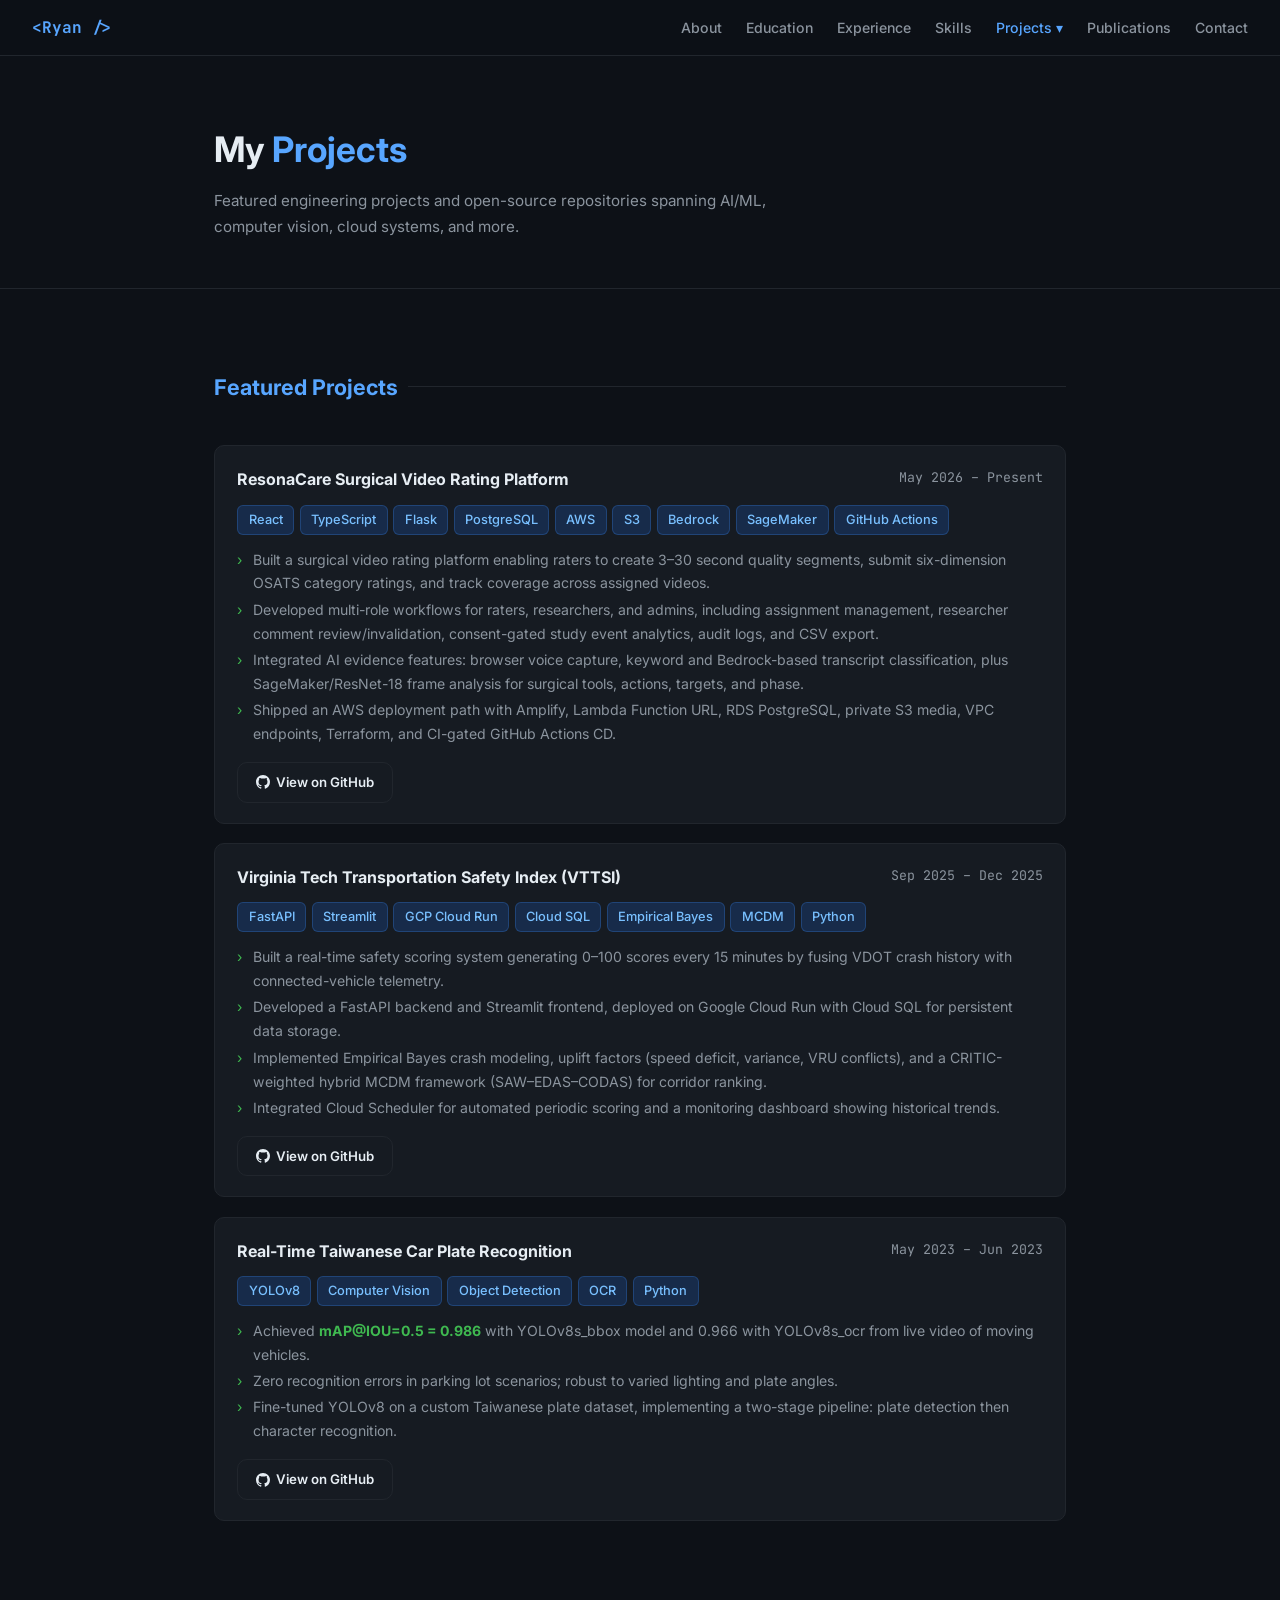
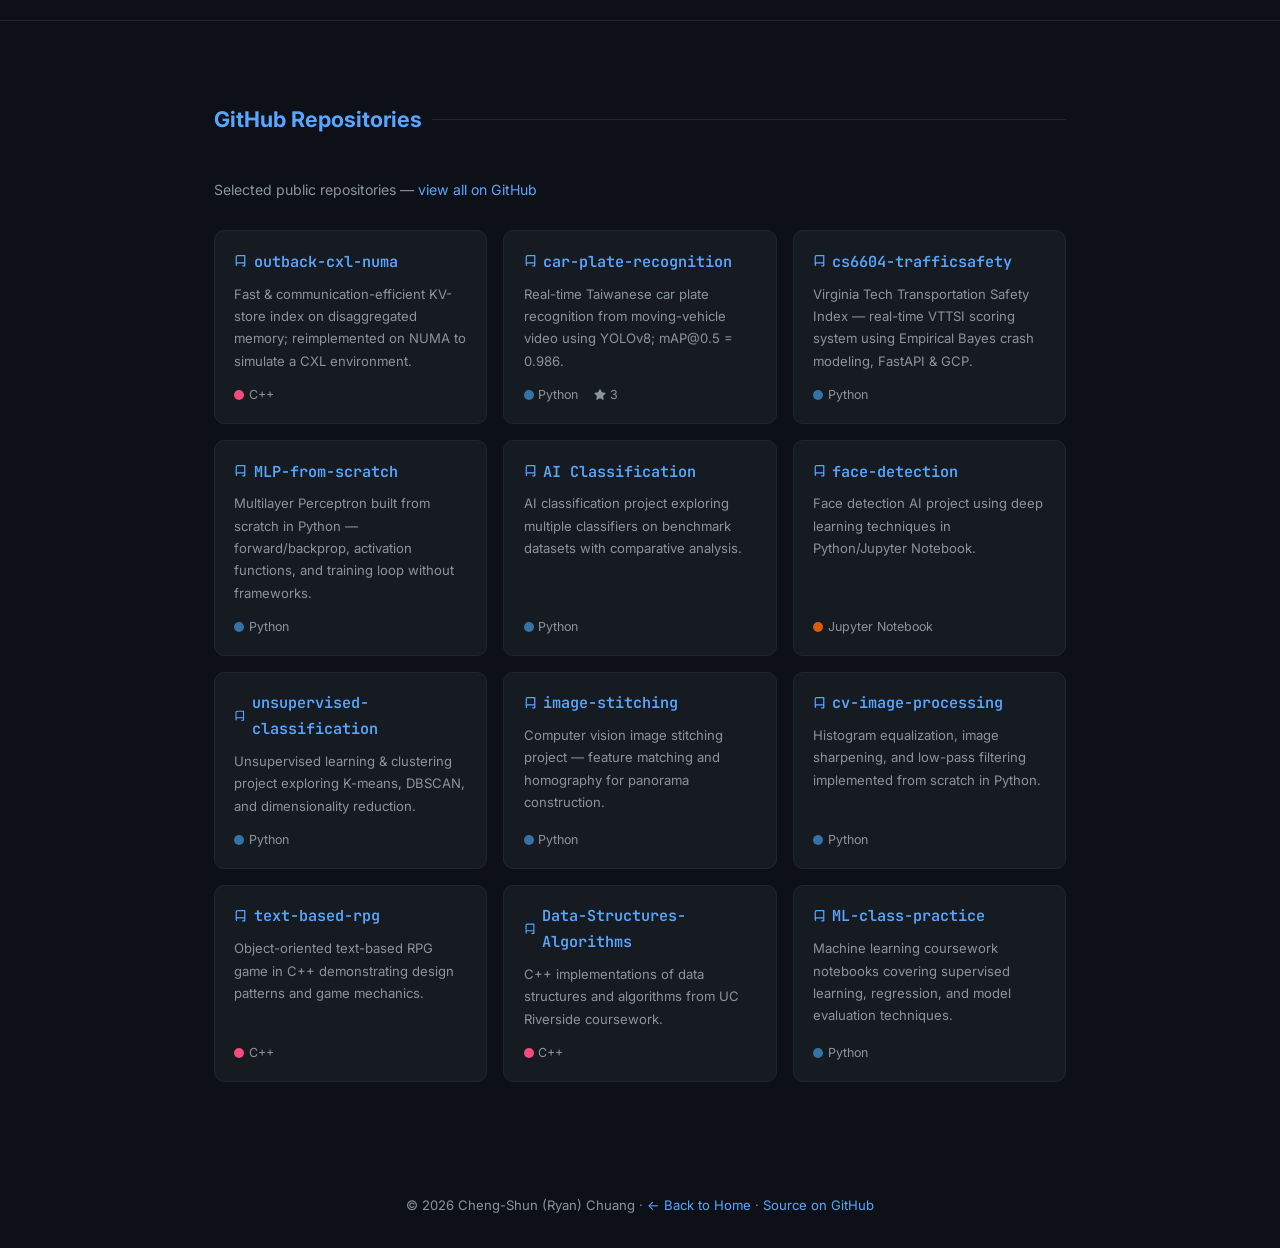
<file: projects.html>
<!DOCTYPE html>
<html lang="en">
<head>
  <meta charset="UTF-8" />
  <meta name="viewport" content="width=device-width, initial-scale=1.0" />
  <title>Projects — Cheng-Shun (Ryan) Chuang</title>
  <link rel="preconnect" href="https://fonts.googleapis.com" />
  <link rel="preconnect" href="https://fonts.gstatic.com" crossorigin />
  <link href="https://fonts.googleapis.com/css2?family=Inter:wght@300;400;500;600;700&amp;family=JetBrains+Mono:wght@400;500&amp;display=swap" rel="stylesheet" />
  <link rel="stylesheet" href="style.css" />
</head>
<body>

<!-- NAV -->
<nav>
  <a href="index.html" class="nav-logo">&lt;Ryan /&gt;</a>
  <ul class="nav-links">
    <li><a href="index.html#about">About</a></li>
    <li><a href="index.html#education">Education</a></li>
    <li><a href="index.html#experience">Experience</a></li>
    <li><a href="index.html#skills">Skills</a></li>
    <li class="nav-dropdown">
      <a href="projects.html" class="nav-link-main nav-active">Projects ▾</a>
      <ul class="dropdown-menu">
        <li><a href="#featured">Featured Projects</a></li>
        <li><a href="#repos">GitHub Repos</a></li>
      </ul>
    </li>
    <li><a href="publications.html">Publications</a></li>
    <li><a href="index.html#contact">Contact</a></li>
  </ul>
  <button class="nav-mobile-btn" aria-label="Toggle menu" onclick="this.closest('nav').querySelector('.nav-links').classList.toggle('open')">
    <svg width="20" height="20" viewBox="0 0 24 24" fill="currentColor"><path d="M3 18h18v-2H3v2zm0-5h18v-2H3v2zm0-7v2h18V6H3z"/></svg>
  </button>
</nav>

<!-- PAGE HEADER -->
<div class="page-header">
  <div class="container">
    <h1>My <span>Projects</span></h1>
    <p>Featured engineering projects and open-source repositories spanning AI/ML, computer vision, cloud systems, and more.</p>
  </div>
</div>

<!-- FEATURED PROJECTS -->
<section id="featured">
  <div class="container">
    <h2 class="section-title">Featured Projects</h2>

    <div class="project-card">
      <div class="project-header">
        <span class="project-title">ResonaCare Surgical Video Rating Platform</span>
        <span class="project-date">May 2026 – Present</span>
      </div>
      <div class="project-tags">
        <span class="tag">React</span>
        <span class="tag">TypeScript</span>
        <span class="tag">Flask</span>
        <span class="tag">PostgreSQL</span>
        <span class="tag">AWS</span>
        <span class="tag">S3</span>
        <span class="tag">Bedrock</span>
        <span class="tag">SageMaker</span>
        <span class="tag">GitHub Actions</span>
      </div>
      <ul class="project-bullets" style="margin-top:.8rem;">
        <li>Built a surgical video rating platform enabling raters to create 3–30 second quality segments, submit six-dimension OSATS category ratings, and track coverage across assigned videos.</li>
        <li>Developed multi-role workflows for raters, researchers, and admins, including assignment management, researcher comment review/invalidation, consent-gated study event analytics, audit logs, and CSV export.</li>
        <li>Integrated AI evidence features: browser voice capture, keyword and Bedrock-based transcript classification, plus SageMaker/ResNet-18 frame analysis for surgical tools, actions, targets, and phase.</li>
        <li>Shipped an AWS deployment path with Amplify, Lambda Function URL, RDS PostgreSQL, private S3 media, VPC endpoints, Terraform, and CI-gated GitHub Actions CD.</li>
      </ul>
      <div style="margin-top:1rem;">
        <a href="https://github.com/Hooshangi/ResonaCare" target="_blank" class="btn btn-outline" style="font-size:.83rem;">
          <svg width="14" height="14" viewBox="0 0 24 24" fill="currentColor"><path d="M12 0C5.37 0 0 5.37 0 12c0 5.3 3.44 9.8 8.21 11.39.6.11.82-.26.82-.58v-2.03c-3.34.73-4.04-1.61-4.04-1.61-.55-1.39-1.34-1.76-1.34-1.76-1.09-.75.08-.73.08-.73 1.21.08 1.85 1.24 1.85 1.24 1.07 1.84 2.81 1.31 3.5 1 .11-.78.42-1.31.76-1.61-2.67-.3-5.47-1.33-5.47-5.93 0-1.31.47-2.38 1.24-3.22-.12-.3-.54-1.52.12-3.18 0 0 1.01-.32 3.3 1.23a11.5 11.5 0 0 1 3-.4c1.02.004 2.04.138 3 .4 2.28-1.55 3.29-1.23 3.29-1.23.66 1.66.24 2.88.12 3.18.77.84 1.23 1.91 1.23 3.22 0 4.61-2.81 5.63-5.48 5.92.43.37.81 1.1.81 2.22v3.29c0 .32.21.7.82.58C20.56 21.8 24 17.3 24 12c0-6.63-5.37-12-12-12z"/></svg>
          View on GitHub
        </a>
      </div>
    </div>

    <div class="project-card">
      <div class="project-header">
        <span class="project-title">Virginia Tech Transportation Safety Index (VTTSI)</span>
        <span class="project-date">Sep 2025 – Dec 2025</span>
      </div>
      <div class="project-tags">
        <span class="tag">FastAPI</span>
        <span class="tag">Streamlit</span>
        <span class="tag">GCP Cloud Run</span>
        <span class="tag">Cloud SQL</span>
        <span class="tag">Empirical Bayes</span>
        <span class="tag">MCDM</span>
        <span class="tag">Python</span>
      </div>
      <ul class="project-bullets" style="margin-top:.8rem;">
        <li>Built a real-time safety scoring system generating 0–100 scores every 15 minutes by fusing VDOT crash history with connected-vehicle telemetry.</li>
        <li>Developed a FastAPI backend and Streamlit frontend, deployed on Google Cloud Run with Cloud SQL for persistent data storage.</li>
        <li>Implemented Empirical Bayes crash modeling, uplift factors (speed deficit, variance, VRU conflicts), and a CRITIC-weighted hybrid MCDM framework (SAW–EDAS–CODAS) for corridor ranking.</li>
        <li>Integrated Cloud Scheduler for automated periodic scoring and a monitoring dashboard showing historical trends.</li>
      </ul>
      <div style="margin-top:1rem;">
        <a href="https://github.com/Ulrixon/cs6604-trafficsafety" target="_blank" class="btn btn-outline" style="font-size:.83rem;">
          <svg width="14" height="14" viewBox="0 0 24 24" fill="currentColor"><path d="M12 0C5.37 0 0 5.37 0 12c0 5.3 3.44 9.8 8.21 11.39.6.11.82-.26.82-.58v-2.03c-3.34.73-4.04-1.61-4.04-1.61-.55-1.39-1.34-1.76-1.34-1.76-1.09-.75.08-.73.08-.73 1.21.08 1.85 1.24 1.85 1.24 1.07 1.84 2.81 1.31 3.5 1 .11-.78.42-1.31.76-1.61-2.67-.3-5.47-1.33-5.47-5.93 0-1.31.47-2.38 1.24-3.22-.12-.3-.54-1.52.12-3.18 0 0 1.01-.32 3.3 1.23a11.5 11.5 0 0 1 3-.4c1.02.004 2.04.138 3 .4 2.28-1.55 3.29-1.23 3.29-1.23.66 1.66.24 2.88.12 3.18.77.84 1.23 1.91 1.23 3.22 0 4.61-2.81 5.63-5.48 5.92.43.37.81 1.1.81 2.22v3.29c0 .32.21.7.82.58C20.56 21.8 24 17.3 24 12c0-6.63-5.37-12-12-12z"/></svg>
          View on GitHub
        </a>
      </div>
    </div>

    <div class="project-card">
      <div class="project-header">
        <span class="project-title">Real-Time Taiwanese Car Plate Recognition</span>
        <span class="project-date">May 2023 – Jun 2023</span>
      </div>
      <div class="project-tags">
        <span class="tag">YOLOv8</span>
        <span class="tag">Computer Vision</span>
        <span class="tag">Object Detection</span>
        <span class="tag">OCR</span>
        <span class="tag">Python</span>
      </div>
      <ul class="project-bullets" style="margin-top:.8rem;">
        <li>Achieved <strong style="color:var(--accent2);">mAP@IOU=0.5 = 0.986</strong> with YOLOv8s_bbox model and 0.966 with YOLOv8s_ocr from live video of moving vehicles.</li>
        <li>Zero recognition errors in parking lot scenarios; robust to varied lighting and plate angles.</li>
        <li>Fine-tuned YOLOv8 on a custom Taiwanese plate dataset, implementing a two-stage pipeline: plate detection then character recognition.</li>
      </ul>
      <div style="margin-top:1rem;">
        <a href="https://github.com/Ulrixon/real-time-taiwanese-car-plate-recognition" target="_blank" class="btn btn-outline" style="font-size:.83rem;">
          <svg width="14" height="14" viewBox="0 0 24 24" fill="currentColor"><path d="M12 0C5.37 0 0 5.37 0 12c0 5.3 3.44 9.8 8.21 11.39.6.11.82-.26.82-.58v-2.03c-3.34.73-4.04-1.61-4.04-1.61-.55-1.39-1.34-1.76-1.34-1.76-1.09-.75.08-.73.08-.73 1.21.08 1.85 1.24 1.85 1.24 1.07 1.84 2.81 1.31 3.5 1 .11-.78.42-1.31.76-1.61-2.67-.3-5.47-1.33-5.47-5.93 0-1.31.47-2.38 1.24-3.22-.12-.3-.54-1.52.12-3.18 0 0 1.01-.32 3.3 1.23a11.5 11.5 0 0 1 3-.4c1.02.004 2.04.138 3 .4 2.28-1.55 3.29-1.23 3.29-1.23.66 1.66.24 2.88.12 3.18.77.84 1.23 1.91 1.23 3.22 0 4.61-2.81 5.63-5.48 5.92.43.37.81 1.1.81 2.22v3.29c0 .32.21.7.82.58C20.56 21.8 24 17.3 24 12c0-6.63-5.37-12-12-12z"/></svg>
          View on GitHub
        </a>
      </div>
    </div>

  </div>
</section>

<!-- GITHUB REPOS -->
<section id="repos">
  <div class="container">
    <h2 class="section-title">GitHub Repositories</h2>
    <p style="color:var(--muted);margin-bottom:1.8rem;font-size:.88rem;">Selected public repositories — <a href="https://github.com/Ulrixon?tab=repositories" target="_blank" style="color:var(--accent);text-decoration:none;">view all on GitHub</a></p>
    <div class="repos-grid">

      <a href="https://github.com/Ulrixon/outback-cxl-numa" target="_blank" class="repo-card">
        <span class="repo-name">
          <svg width="13" height="13" viewBox="0 0 16 16" fill="currentColor"><path d="M2 2.5A2.5 2.5 0 0 1 4.5 0h8.75a.75.75 0 0 1 .75.75v12.5a.75.75 0 0 1-.75.75h-2.5a.75.75 0 0 1 0-1.5h1.75v-2h-8a1 1 0 0 0-.714 1.7.75.75 0 1 1-1.072 1.05A2.495 2.495 0 0 1 2 11.5Zm10.5-1h-8a1 1 0 0 0-1 1v6.708A2.486 2.486 0 0 1 4.5 9h8Z"/></svg>
          outback-cxl-numa
        </span>
        <p class="repo-desc">Fast &amp; communication-efficient KV-store index on disaggregated memory; reimplemented on NUMA to simulate a CXL environment.</p>
        <div class="repo-footer">
          <span class="repo-lang"><span class="lang-dot" style="background:#f34b7d;"></span>C++</span>
        </div>
      </a>

      <a href="https://github.com/Ulrixon/real-time-taiwanese-car-plate-recognition" target="_blank" class="repo-card">
        <span class="repo-name">
          <svg width="13" height="13" viewBox="0 0 16 16" fill="currentColor"><path d="M2 2.5A2.5 2.5 0 0 1 4.5 0h8.75a.75.75 0 0 1 .75.75v12.5a.75.75 0 0 1-.75.75h-2.5a.75.75 0 0 1 0-1.5h1.75v-2h-8a1 1 0 0 0-.714 1.7.75.75 0 1 1-1.072 1.05A2.495 2.495 0 0 1 2 11.5Zm10.5-1h-8a1 1 0 0 0-1 1v6.708A2.486 2.486 0 0 1 4.5 9h8Z"/></svg>
          car-plate-recognition
        </span>
        <p class="repo-desc">Real-time Taiwanese car plate recognition from moving-vehicle video using YOLOv8; mAP@0.5 = 0.986.</p>
        <div class="repo-footer">
          <span class="repo-lang"><span class="lang-dot" style="background:#3572A5;"></span>Python</span>
          <span class="repo-stars">
            <svg width="12" height="12" viewBox="0 0 16 16" fill="currentColor"><path d="M8 .25a.75.75 0 0 1 .673.418l1.882 3.815 4.21.612a.75.75 0 0 1 .416 1.279l-3.046 2.97.719 4.192a.75.75 0 0 1-1.088.791L8 12.347l-3.766 1.98a.75.75 0 0 1-1.088-.79l.72-4.194L.818 6.374a.75.75 0 0 1 .416-1.28l4.21-.611L7.327.668A.75.75 0 0 1 8 .25z"/></svg>
            3
          </span>
        </div>
      </a>

      <a href="https://github.com/Ulrixon/cs6604-trafficsafety" target="_blank" class="repo-card">
        <span class="repo-name">
          <svg width="13" height="13" viewBox="0 0 16 16" fill="currentColor"><path d="M2 2.5A2.5 2.5 0 0 1 4.5 0h8.75a.75.75 0 0 1 .75.75v12.5a.75.75 0 0 1-.75.75h-2.5a.75.75 0 0 1 0-1.5h1.75v-2h-8a1 1 0 0 0-.714 1.7.75.75 0 1 1-1.072 1.05A2.495 2.495 0 0 1 2 11.5Zm10.5-1h-8a1 1 0 0 0-1 1v6.708A2.486 2.486 0 0 1 4.5 9h8Z"/></svg>
          cs6604-trafficsafety
        </span>
        <p class="repo-desc">Virginia Tech Transportation Safety Index — real-time VTTSI scoring system using Empirical Bayes crash modeling, FastAPI &amp; GCP.</p>
        <div class="repo-footer">
          <span class="repo-lang"><span class="lang-dot" style="background:#3572A5;"></span>Python</span>
        </div>
      </a>

      <a href="https://github.com/Ulrixon/ai_project1-MLP-from-scratch" target="_blank" class="repo-card">
        <span class="repo-name">
          <svg width="13" height="13" viewBox="0 0 16 16" fill="currentColor"><path d="M2 2.5A2.5 2.5 0 0 1 4.5 0h8.75a.75.75 0 0 1 .75.75v12.5a.75.75 0 0 1-.75.75h-2.5a.75.75 0 0 1 0-1.5h1.75v-2h-8a1 1 0 0 0-.714 1.7.75.75 0 1 1-1.072 1.05A2.495 2.495 0 0 1 2 11.5Zm10.5-1h-8a1 1 0 0 0-1 1v6.708A2.486 2.486 0 0 1 4.5 9h8Z"/></svg>
          MLP-from-scratch
        </span>
        <p class="repo-desc">Multilayer Perceptron built from scratch in Python — forward/backprop, activation functions, and training loop without frameworks.</p>
        <div class="repo-footer">
          <span class="repo-lang"><span class="lang-dot" style="background:#3572A5;"></span>Python</span>
        </div>
      </a>

      <a href="https://github.com/Ulrixon/python_ai_project2-Classification" target="_blank" class="repo-card">
        <span class="repo-name">
          <svg width="13" height="13" viewBox="0 0 16 16" fill="currentColor"><path d="M2 2.5A2.5 2.5 0 0 1 4.5 0h8.75a.75.75 0 0 1 .75.75v12.5a.75.75 0 0 1-.75.75h-2.5a.75.75 0 0 1 0-1.5h1.75v-2h-8a1 1 0 0 0-.714 1.7.75.75 0 1 1-1.072 1.05A2.495 2.495 0 0 1 2 11.5Zm10.5-1h-8a1 1 0 0 0-1 1v6.708A2.486 2.486 0 0 1 4.5 9h8Z"/></svg>
          AI Classification
        </span>
        <p class="repo-desc">AI classification project exploring multiple classifiers on benchmark datasets with comparative analysis.</p>
        <div class="repo-footer">
          <span class="repo-lang"><span class="lang-dot" style="background:#3572A5;"></span>Python</span>
        </div>
      </a>

      <a href="https://github.com/Ulrixon/ai_project3-face-detection" target="_blank" class="repo-card">
        <span class="repo-name">
          <svg width="13" height="13" viewBox="0 0 16 16" fill="currentColor"><path d="M2 2.5A2.5 2.5 0 0 1 4.5 0h8.75a.75.75 0 0 1 .75.75v12.5a.75.75 0 0 1-.75.75h-2.5a.75.75 0 0 1 0-1.5h1.75v-2h-8a1 1 0 0 0-.714 1.7.75.75 0 1 1-1.072 1.05A2.495 2.495 0 0 1 2 11.5Zm10.5-1h-8a1 1 0 0 0-1 1v6.708A2.486 2.486 0 0 1 4.5 9h8Z"/></svg>
          face-detection
        </span>
        <p class="repo-desc">Face detection AI project using deep learning techniques in Python/Jupyter Notebook.</p>
        <div class="repo-footer">
          <span class="repo-lang"><span class="lang-dot" style="background:#DA5B0B;"></span>Jupyter Notebook</span>
        </div>
      </a>

      <a href="https://github.com/Ulrixon/ai_project4-unsupervised-classification" target="_blank" class="repo-card">
        <span class="repo-name">
          <svg width="13" height="13" viewBox="0 0 16 16" fill="currentColor"><path d="M2 2.5A2.5 2.5 0 0 1 4.5 0h8.75a.75.75 0 0 1 .75.75v12.5a.75.75 0 0 1-.75.75h-2.5a.75.75 0 0 1 0-1.5h1.75v-2h-8a1 1 0 0 0-.714 1.7.75.75 0 1 1-1.072 1.05A2.495 2.495 0 0 1 2 11.5Zm10.5-1h-8a1 1 0 0 0-1 1v6.708A2.486 2.486 0 0 1 4.5 9h8Z"/></svg>
          unsupervised-classification
        </span>
        <p class="repo-desc">Unsupervised learning &amp; clustering project exploring K-means, DBSCAN, and dimensionality reduction.</p>
        <div class="repo-footer">
          <span class="repo-lang"><span class="lang-dot" style="background:#3572A5;"></span>Python</span>
        </div>
      </a>

      <a href="https://github.com/Ulrixon/image-stitching-project" target="_blank" class="repo-card">
        <span class="repo-name">
          <svg width="13" height="13" viewBox="0 0 16 16" fill="currentColor"><path d="M2 2.5A2.5 2.5 0 0 1 4.5 0h8.75a.75.75 0 0 1 .75.75v12.5a.75.75 0 0 1-.75.75h-2.5a.75.75 0 0 1 0-1.5h1.75v-2h-8a1 1 0 0 0-.714 1.7.75.75 0 1 1-1.072 1.05A2.495 2.495 0 0 1 2 11.5Zm10.5-1h-8a1 1 0 0 0-1 1v6.708A2.486 2.486 0 0 1 4.5 9h8Z"/></svg>
          image-stitching
        </span>
        <p class="repo-desc">Computer vision image stitching project — feature matching and homography for panorama construction.</p>
        <div class="repo-footer">
          <span class="repo-lang"><span class="lang-dot" style="background:#3572A5;"></span>Python</span>
        </div>
      </a>

      <a href="https://github.com/Ulrixon/computer_vision_project1-Histogram-Sharpening-Low-Pass-Filtering" target="_blank" class="repo-card">
        <span class="repo-name">
          <svg width="13" height="13" viewBox="0 0 16 16" fill="currentColor"><path d="M2 2.5A2.5 2.5 0 0 1 4.5 0h8.75a.75.75 0 0 1 .75.75v12.5a.75.75 0 0 1-.75.75h-2.5a.75.75 0 0 1 0-1.5h1.75v-2h-8a1 1 0 0 0-.714 1.7.75.75 0 1 1-1.072 1.05A2.495 2.495 0 0 1 2 11.5Zm10.5-1h-8a1 1 0 0 0-1 1v6.708A2.486 2.486 0 0 1 4.5 9h8Z"/></svg>
          cv-image-processing
        </span>
        <p class="repo-desc">Histogram equalization, image sharpening, and low-pass filtering implemented from scratch in Python.</p>
        <div class="repo-footer">
          <span class="repo-lang"><span class="lang-dot" style="background:#3572A5;"></span>Python</span>
        </div>
      </a>

      <a href="https://github.com/Ulrixon/text-based-rpg" target="_blank" class="repo-card">
        <span class="repo-name">
          <svg width="13" height="13" viewBox="0 0 16 16" fill="currentColor"><path d="M2 2.5A2.5 2.5 0 0 1 4.5 0h8.75a.75.75 0 0 1 .75.75v12.5a.75.75 0 0 1-.75.75h-2.5a.75.75 0 0 1 0-1.5h1.75v-2h-8a1 1 0 0 0-.714 1.7.75.75 0 1 1-1.072 1.05A2.495 2.495 0 0 1 2 11.5Zm10.5-1h-8a1 1 0 0 0-1 1v6.708A2.486 2.486 0 0 1 4.5 9h8Z"/></svg>
          text-based-rpg
        </span>
        <p class="repo-desc">Object-oriented text-based RPG game in C++ demonstrating design patterns and game mechanics.</p>
        <div class="repo-footer">
          <span class="repo-lang"><span class="lang-dot" style="background:#f34b7d;"></span>C++</span>
        </div>
      </a>

      <a href="https://github.com/Ulrixon/CS010C-Data-Structures-and-algorithms" target="_blank" class="repo-card">
        <span class="repo-name">
          <svg width="13" height="13" viewBox="0 0 16 16" fill="currentColor"><path d="M2 2.5A2.5 2.5 0 0 1 4.5 0h8.75a.75.75 0 0 1 .75.75v12.5a.75.75 0 0 1-.75.75h-2.5a.75.75 0 0 1 0-1.5h1.75v-2h-8a1 1 0 0 0-.714 1.7.75.75 0 1 1-1.072 1.05A2.495 2.495 0 0 1 2 11.5Zm10.5-1h-8a1 1 0 0 0-1 1v6.708A2.486 2.486 0 0 1 4.5 9h8Z"/></svg>
          Data-Structures-Algorithms
        </span>
        <p class="repo-desc">C++ implementations of data structures and algorithms from UC Riverside coursework.</p>
        <div class="repo-footer">
          <span class="repo-lang"><span class="lang-dot" style="background:#f34b7d;"></span>C++</span>
        </div>
      </a>

      <a href="https://github.com/Ulrixon/Machine-learning-class-practice" target="_blank" class="repo-card">
        <span class="repo-name">
          <svg width="13" height="13" viewBox="0 0 16 16" fill="currentColor"><path d="M2 2.5A2.5 2.5 0 0 1 4.5 0h8.75a.75.75 0 0 1 .75.75v12.5a.75.75 0 0 1-.75.75h-2.5a.75.75 0 0 1 0-1.5h1.75v-2h-8a1 1 0 0 0-.714 1.7.75.75 0 1 1-1.072 1.05A2.495 2.495 0 0 1 2 11.5Zm10.5-1h-8a1 1 0 0 0-1 1v6.708A2.486 2.486 0 0 1 4.5 9h8Z"/></svg>
          ML-class-practice
        </span>
        <p class="repo-desc">Machine learning coursework notebooks covering supervised learning, regression, and model evaluation techniques.</p>
        <div class="repo-footer">
          <span class="repo-lang"><span class="lang-dot" style="background:#3572A5;"></span>Python</span>
        </div>
      </a>

    </div>
  </div>
</section>

<!-- FOOTER -->
<footer>
  <p>© 2026 Cheng-Shun (Ryan) Chuang · <a href="index.html" style="color:var(--accent);text-decoration:none;">← Back to Home</a> · <a href="https://github.com/Ulrixon/Ulrixon.github.io" target="_blank" style="color:var(--accent);text-decoration:none;">Source on GitHub</a></p>
</footer>

</body>
</html>
</file>
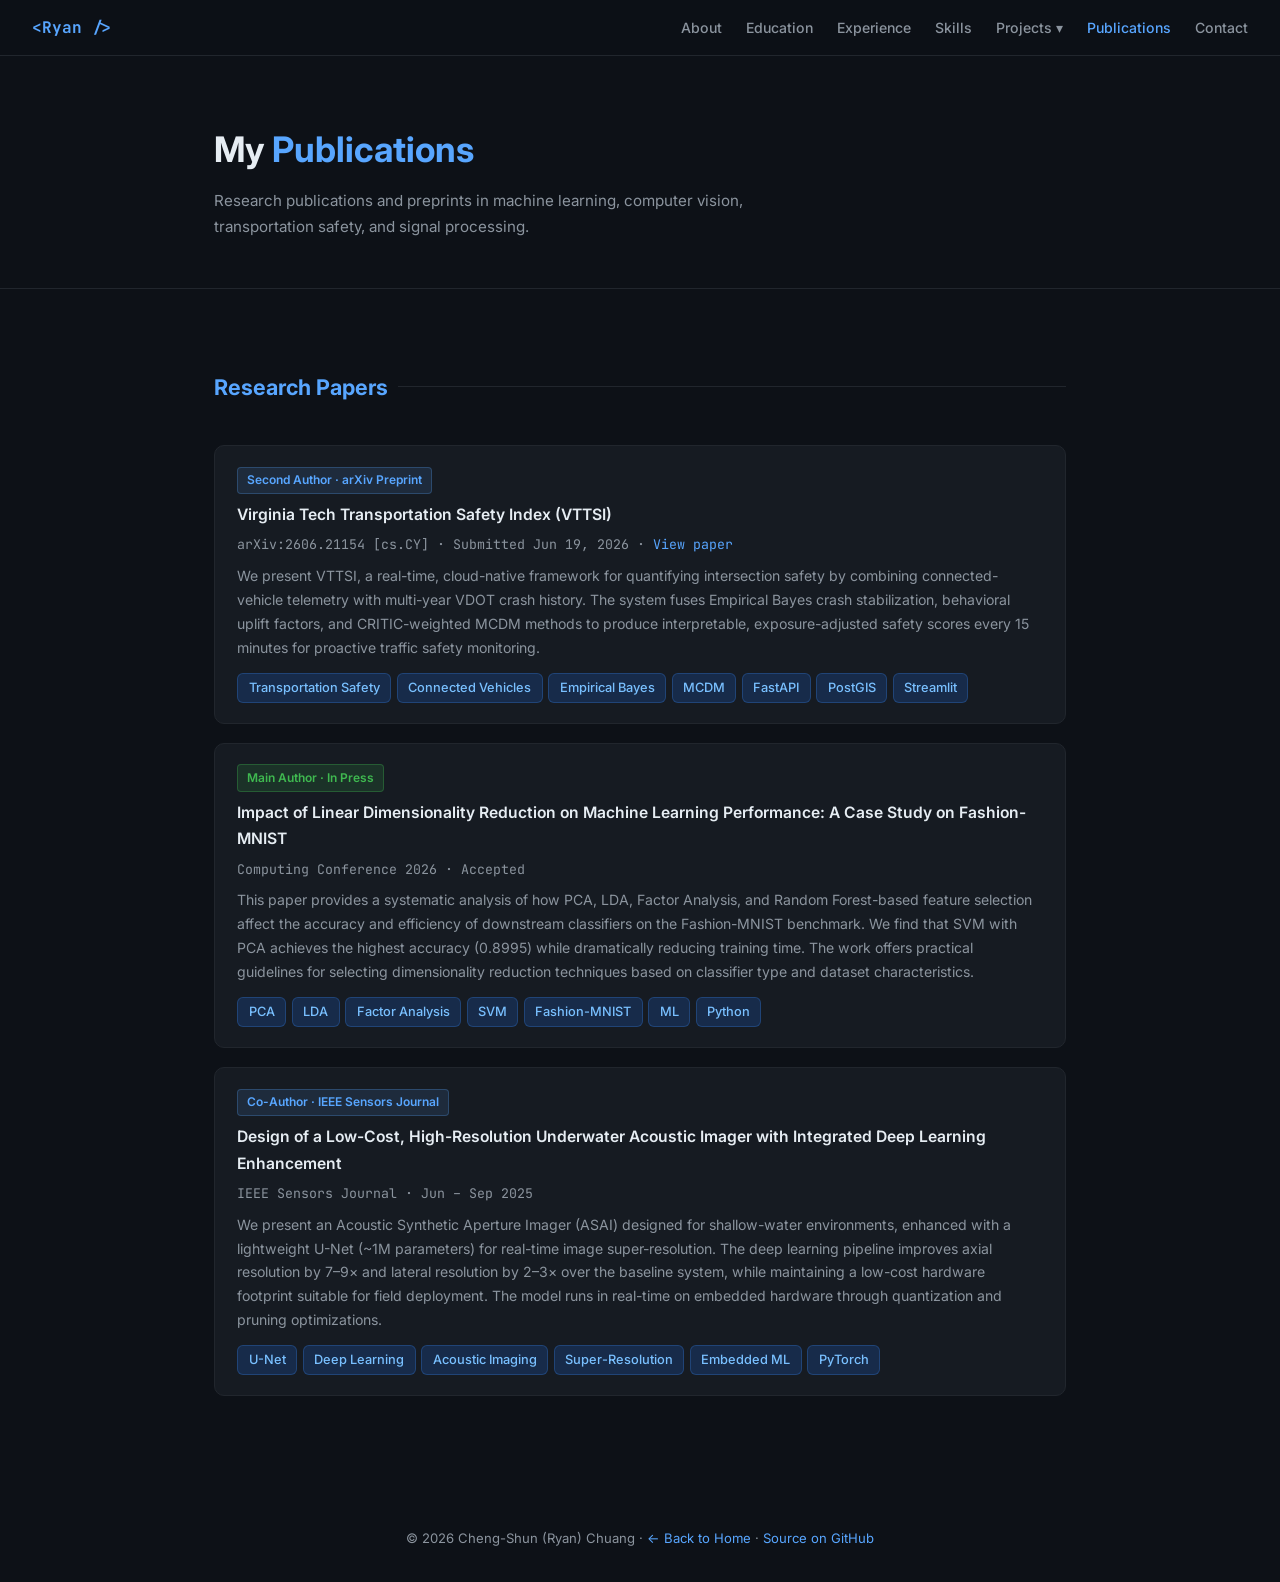
<file: publications.html>
<!DOCTYPE html>
<html lang="en">
<head>
  <meta charset="UTF-8" />
  <meta name="viewport" content="width=device-width, initial-scale=1.0" />
  <title>Publications — Cheng-Shun (Ryan) Chuang</title>
  <link rel="preconnect" href="https://fonts.googleapis.com" />
  <link rel="preconnect" href="https://fonts.gstatic.com" crossorigin />
  <link href="https://fonts.googleapis.com/css2?family=Inter:wght@300;400;500;600;700&amp;family=JetBrains+Mono:wght@400;500&amp;display=swap" rel="stylesheet" />
  <link rel="stylesheet" href="style.css" />
</head>
<body>

<!-- NAV -->
<nav>
  <a href="index.html" class="nav-logo">&lt;Ryan /&gt;</a>
  <ul class="nav-links">
    <li><a href="index.html#about">About</a></li>
    <li><a href="index.html#education">Education</a></li>
    <li><a href="index.html#experience">Experience</a></li>
    <li><a href="index.html#skills">Skills</a></li>
    <li class="nav-dropdown">
      <a href="projects.html" class="nav-link-main">Projects ▾</a>
      <ul class="dropdown-menu">
        <li><a href="projects.html#featured">Featured Projects</a></li>
        <li><a href="projects.html#repos">GitHub Repos</a></li>
      </ul>
    </li>
    <li><a href="publications.html" class="nav-active">Publications</a></li>
    <li><a href="index.html#contact">Contact</a></li>
  </ul>
  <button class="nav-mobile-btn" aria-label="Toggle menu" onclick="this.closest('nav').querySelector('.nav-links').classList.toggle('open')">
    <svg width="20" height="20" viewBox="0 0 24 24" fill="currentColor"><path d="M3 18h18v-2H3v2zm0-5h18v-2H3v2zm0-7v2h18V6H3z"/></svg>
  </button>
</nav>

<!-- PAGE HEADER -->
<div class="page-header">
  <div class="container">
    <h1>My <span>Publications</span></h1>
    <p>Research publications and preprints in machine learning, computer vision, transportation safety, and signal processing.</p>
  </div>
</div>

<!-- PUBLICATIONS -->
<section id="pubs">
  <div class="container">
    <h2 class="section-title">Research Papers</h2>

    <div class="pub-card">
      <span class="pub-badge pub-badge-blue">Second Author · arXiv Preprint</span>
      <p class="pub-title">
        Virginia Tech Transportation Safety Index (VTTSI)
      </p>
      <p class="pub-meta">
        arXiv:2606.21154 [cs.CY] · Submitted Jun 19, 2026 ·
        <a href="https://arxiv.org/abs/2606.21154" target="_blank" rel="noopener">View paper</a>
      </p>
      <p class="pub-desc">
        We present VTTSI, a real-time, cloud-native framework for quantifying intersection safety by combining connected-vehicle telemetry with multi-year VDOT crash history. The system fuses Empirical Bayes crash stabilization, behavioral uplift factors, and CRITIC-weighted MCDM methods to produce interpretable, exposure-adjusted safety scores every 15 minutes for proactive traffic safety monitoring.
      </p>
      <div style="margin-top:.8rem;">
        <div class="project-tags" style="gap:.35rem;">
          <span class="tag">Transportation Safety</span>
          <span class="tag">Connected Vehicles</span>
          <span class="tag">Empirical Bayes</span>
          <span class="tag">MCDM</span>
          <span class="tag">FastAPI</span>
          <span class="tag">PostGIS</span>
          <span class="tag">Streamlit</span>
        </div>
      </div>
    </div>

    <div class="pub-card">
      <span class="pub-badge pub-badge-green">Main Author · In Press</span>
      <p class="pub-title">
        Impact of Linear Dimensionality Reduction on Machine Learning Performance: A Case Study on Fashion-MNIST
      </p>
      <p class="pub-meta">Computing Conference 2026 · Accepted</p>
      <p class="pub-desc">
        This paper provides a systematic analysis of how PCA, LDA, Factor Analysis, and Random Forest-based feature selection affect the accuracy and efficiency of downstream classifiers on the Fashion-MNIST benchmark. We find that SVM with PCA achieves the highest accuracy (0.8995) while dramatically reducing training time. The work offers practical guidelines for selecting dimensionality reduction techniques based on classifier type and dataset characteristics.
      </p>
      <div style="margin-top:.8rem;">
        <div class="project-tags" style="gap:.35rem;">
          <span class="tag">PCA</span>
          <span class="tag">LDA</span>
          <span class="tag">Factor Analysis</span>
          <span class="tag">SVM</span>
          <span class="tag">Fashion-MNIST</span>
          <span class="tag">ML</span>
          <span class="tag">Python</span>
        </div>
      </div>
    </div>

    <div class="pub-card">
      <span class="pub-badge pub-badge-blue">Co-Author · IEEE Sensors Journal</span>
      <p class="pub-title">
        Design of a Low-Cost, High-Resolution Underwater Acoustic Imager with Integrated Deep Learning Enhancement
      </p>
      <p class="pub-meta">IEEE Sensors Journal · Jun – Sep 2025</p>
      <p class="pub-desc">
        We present an Acoustic Synthetic Aperture Imager (ASAI) designed for shallow-water environments, enhanced with a lightweight U-Net (~1M parameters) for real-time image super-resolution. The deep learning pipeline improves axial resolution by 7–9× and lateral resolution by 2–3× over the baseline system, while maintaining a low-cost hardware footprint suitable for field deployment. The model runs in real-time on embedded hardware through quantization and pruning optimizations.
      </p>
      <div style="margin-top:.8rem;">
        <div class="project-tags" style="gap:.35rem;">
          <span class="tag">U-Net</span>
          <span class="tag">Deep Learning</span>
          <span class="tag">Acoustic Imaging</span>
          <span class="tag">Super-Resolution</span>
          <span class="tag">Embedded ML</span>
          <span class="tag">PyTorch</span>
        </div>
      </div>
    </div>

  </div>
</section>

<!-- FOOTER -->
<footer>
  <p>© 2026 Cheng-Shun (Ryan) Chuang · <a href="index.html" style="color:var(--accent);text-decoration:none;">← Back to Home</a> · <a href="https://github.com/Ulrixon/Ulrixon.github.io" target="_blank" style="color:var(--accent);text-decoration:none;">Source on GitHub</a></p>
</footer>

</body>
</html>
</file>
<file: style.css>
*, *::before, *::after { box-sizing: border-box; margin: 0; padding: 0; }

:root {
  --bg:       #0d1117;
  --surface:  #161b22;
  --border:   #21262d;
  --accent:   #58a6ff;
  --accent2:  #3fb950;
  --text:     #e6edf3;
  --muted:    #8b949e;
  --tag-bg:   #1f6feb33;
  --tag:      #79c0ff;
  --radius:   10px;
}

html { scroll-behavior: smooth; }

body {
  background: var(--bg);
  color: var(--text);
  font-family: 'Inter', sans-serif;
  font-size: 15px;
  line-height: 1.7;
}

/* ── NAV ── */
nav {
  position: sticky;
  top: 0;
  z-index: 100;
  background: rgba(13,17,23,0.88);
  backdrop-filter: blur(12px);
  border-bottom: 1px solid var(--border);
  padding: 0 2rem;
  display: flex;
  align-items: center;
  justify-content: space-between;
  height: 56px;
}
.nav-logo {
  font-weight: 700;
  font-size: 1rem;
  color: var(--accent);
  text-decoration: none;
  font-family: 'JetBrains Mono', monospace;
}
.nav-links { display: flex; gap: 1.5rem; list-style: none; align-items: center; }
.nav-links a {
  color: var(--muted);
  text-decoration: none;
  font-size: 0.88rem;
  font-weight: 500;
  transition: color .2s;
}
.nav-links a:hover { color: var(--text); }
.nav-links a.nav-active { color: var(--accent); }

/* Dropdown */
.nav-dropdown { position: relative; }
.nav-link-main {
  color: var(--muted);
  text-decoration: none;
  font-size: 0.88rem;
  font-weight: 500;
  transition: color .2s;
  cursor: pointer;
  display: flex;
  align-items: center;
  gap: .25rem;
}
.nav-link-main:hover { color: var(--text); }
.nav-link-main.nav-active { color: var(--accent); }
.dropdown-menu {
  display: none;
  position: absolute;
  top: calc(100% + 8px);
  left: 50%;
  transform: translateX(-50%);
  background: var(--surface);
  border: 1px solid var(--border);
  border-radius: var(--radius);
  padding: .4rem 0;
  list-style: none;
  min-width: 160px;
  box-shadow: 0 8px 24px rgba(0,0,0,.4);
  z-index: 200;
}
.nav-dropdown:hover .dropdown-menu { display: block; }
.dropdown-menu li a {
  display: block;
  padding: .45rem 1rem;
  font-size: .85rem;
  color: var(--muted);
  white-space: nowrap;
}
.dropdown-menu li a:hover { color: var(--accent); background: rgba(88,166,255,.07); }

/* Mobile hamburger */
.nav-mobile-btn {
  display: none;
  background: transparent;
  border: none;
  color: var(--muted);
  cursor: pointer;
  padding: .25rem;
}
.nav-mobile-btn:hover { color: var(--text); }

/* ── LAYOUT ── */
.container {
  max-width: 900px;
  margin: 0 auto;
  padding: 0 1.5rem;
}

section { padding: 5rem 0; border-bottom: 1px solid var(--border); }
section:last-of-type { border-bottom: none; }

h2.section-title {
  font-size: 1.35rem;
  font-weight: 700;
  color: var(--accent);
  margin-bottom: 2.5rem;
  display: flex;
  align-items: center;
  gap: .6rem;
}
h2.section-title::after {
  content: '';
  flex: 1;
  height: 1px;
  background: var(--border);
}

/* ── HERO ── */
#hero {
  min-height: 82vh;
  display: flex;
  align-items: center;
  border-bottom: 1px solid var(--border);
}
.hero-inner {
  display: flex;
  align-items: center;
  gap: 3rem;
  flex-wrap: wrap;
}
.hero-avatar {
  width: 140px;
  height: 140px;
  border-radius: 50%;
  border: 3px solid var(--accent);
  object-fit: cover;
  flex-shrink: 0;
}
.hero-greeting {
  font-size: .9rem;
  color: var(--muted);
  font-family: 'JetBrains Mono', monospace;
  margin-bottom: .4rem;
}
.hero-name {
  font-size: 2.8rem;
  font-weight: 700;
  line-height: 1.15;
  margin-bottom: .6rem;
}
.hero-name span { color: var(--accent); }
.hero-tagline {
  font-size: 1.1rem;
  color: var(--muted);
  margin-bottom: 1.4rem;
  max-width: 520px;
}
.hero-links { display: flex; flex-wrap: wrap; gap: .75rem; }
.btn {
  display: inline-flex;
  align-items: center;
  gap: .4rem;
  padding: .5rem 1.1rem;
  border-radius: var(--radius);
  font-size: .88rem;
  font-weight: 600;
  text-decoration: none;
  transition: opacity .2s, transform .1s;
  cursor: pointer;
}
.btn:hover { opacity: .85; transform: translateY(-1px); }
.btn-primary { background: var(--accent); color: #0d1117; }
.btn-outline { border: 1px solid var(--border); color: var(--text); background: transparent; }
.btn-outline:hover { border-color: var(--accent); color: var(--accent); }

/* ── HIGHLIGHTS ── */
#highlights { padding: 3rem 0; }
.highlight-grid {
  display: grid;
  grid-template-columns: repeat(auto-fit, minmax(180px, 1fr));
  gap: 1rem;
}
.highlight-card {
  background: var(--surface);
  border: 1px solid var(--border);
  border-radius: var(--radius);
  padding: 1.5rem 1.25rem;
  text-align: center;
  transition: border-color .2s, transform .15s;
}
.highlight-card:hover { border-color: var(--accent); transform: translateY(-2px); }
.highlight-icon { font-size: 1.6rem; margin-bottom: .5rem; }
.highlight-stat { font-size: 1.6rem; font-weight: 700; color: var(--accent); margin-bottom: .25rem; font-family: 'JetBrains Mono', monospace; }
.highlight-label { color: var(--muted); font-size: .8rem; line-height: 1.4; }

/* ── ABOUT ── */
.about-grid {
  display: grid;
  grid-template-columns: 1fr 1fr;
  gap: 1.5rem;
}
.info-item { display: flex; align-items: flex-start; gap: .6rem; margin-bottom: .5rem; }
.info-icon { color: var(--accent); flex-shrink: 0; margin-top: .1rem; }
.info-label { color: var(--muted); font-size: .82rem; }
.info-value { font-size: .95rem; }

/* ── EDUCATION ── */
.timeline { position: relative; }
.timeline-item {
  padding-left: 1.5rem;
  border-left: 2px solid var(--border);
  margin-bottom: 2rem;
  position: relative;
}
.timeline-item::before {
  content: '';
  position: absolute;
  left: -5px;
  top: 6px;
  width: 8px;
  height: 8px;
  border-radius: 50%;
  background: var(--accent);
}
.timeline-header {
  display: flex;
  justify-content: space-between;
  align-items: flex-start;
  flex-wrap: wrap;
  gap: .4rem;
  margin-bottom: .25rem;
}
.timeline-school { font-weight: 700; font-size: 1rem; }
.timeline-date { color: var(--muted); font-size: .85rem; font-family: 'JetBrains Mono', monospace; }
.timeline-degree { color: var(--accent); font-size: .92rem; margin-bottom: .3rem; }
.timeline-location { color: var(--muted); font-size: .83rem; margin-bottom: .4rem; }
.timeline-bullets { list-style: none; padding: 0; }
.timeline-bullets li { color: var(--muted); font-size: .88rem; padding-left: 1rem; position: relative; margin-bottom: .15rem; }
.timeline-bullets li::before { content: '›'; position: absolute; left: 0; color: var(--accent2); }

/* ── PUBLICATIONS ── */
.pub-card {
  background: var(--surface);
  border: 1px solid var(--border);
  border-radius: var(--radius);
  padding: 1.25rem 1.4rem;
  margin-bottom: 1.2rem;
  transition: border-color .2s;
}
.pub-card:hover { border-color: var(--accent); }
.pub-title { font-weight: 600; font-size: .98rem; margin-bottom: .3rem; }
.pub-meta { color: var(--muted); font-size: .83rem; margin-bottom: .5rem; font-family: 'JetBrains Mono', monospace; }
.pub-meta a { color: var(--accent); text-decoration: none; }
.pub-meta a:hover { text-decoration: underline; }
.pub-desc { color: var(--muted); font-size: .88rem; }
.pub-badge {
  display: inline-block;
  padding: .15rem .55rem;
  border-radius: 4px;
  font-size: .75rem;
  font-weight: 600;
  margin-bottom: .5rem;
}
.pub-badge-green { background: rgba(63,185,80,.15); color: var(--accent2); border: 1px solid rgba(63,185,80,.3); }
.pub-badge-blue  { background: rgba(88,166,255,.12); color: var(--accent); border: 1px solid rgba(88,166,255,.25); }

/* ── EXPERIENCE ── */
.exp-item { margin-bottom: 2.2rem; }
.exp-header { display: flex; justify-content: space-between; flex-wrap: wrap; gap: .4rem; margin-bottom: .2rem; }
.exp-role { font-weight: 700; font-size: 1rem; }
.exp-date { color: var(--muted); font-size: .85rem; font-family: 'JetBrains Mono', monospace; }
.exp-company { color: var(--accent); font-size: .9rem; margin-bottom: .4rem; }
.exp-bullets { list-style: none; padding: 0; }
.exp-bullets li { color: var(--muted); font-size: .88rem; padding-left: 1rem; position: relative; margin-bottom: .15rem; }
.exp-bullets li::before { content: '›'; position: absolute; left: 0; color: var(--accent2); }

/* ── PROJECTS ── */
.project-card {
  background: var(--surface);
  border: 1px solid var(--border);
  border-radius: var(--radius);
  padding: 1.25rem 1.4rem;
  margin-bottom: 1.2rem;
  transition: border-color .2s;
}
.project-card:hover { border-color: var(--accent); }
.project-header { display: flex; justify-content: space-between; flex-wrap: wrap; gap: .4rem; margin-bottom: .4rem; }
.project-title { font-weight: 700; font-size: 1rem; }
.project-date { color: var(--muted); font-size: .83rem; font-family: 'JetBrains Mono', monospace; }
.project-bullets { list-style: none; padding: 0; }
.project-bullets li { color: var(--muted); font-size: .88rem; padding-left: 1rem; position: relative; margin-bottom: .15rem; }
.project-bullets li::before { content: '›'; position: absolute; left: 0; color: var(--accent2); }
.project-tags { display: flex; flex-wrap: wrap; gap: .35rem; margin-top: .7rem; }

/* ── REPOS ── */
.repos-grid {
  display: grid;
  grid-template-columns: repeat(auto-fill, minmax(260px, 1fr));
  gap: 1rem;
}
.repo-card {
  background: var(--surface);
  border: 1px solid var(--border);
  border-radius: var(--radius);
  padding: 1.1rem 1.2rem;
  display: flex;
  flex-direction: column;
  gap: .5rem;
  text-decoration: none;
  transition: border-color .2s, transform .15s;
}
.repo-card:hover { border-color: var(--accent); transform: translateY(-2px); }
.repo-name {
  color: var(--accent);
  font-weight: 600;
  font-size: .95rem;
  font-family: 'JetBrains Mono', monospace;
  display: flex;
  align-items: center;
  gap: .4rem;
}
.repo-desc { color: var(--muted); font-size: .82rem; flex: 1; }
.repo-footer { display: flex; align-items: center; gap: 1rem; margin-top: .25rem; }
.repo-lang { display: flex; align-items: center; gap: .3rem; font-size: .78rem; color: var(--muted); }
.lang-dot { width: 10px; height: 10px; border-radius: 50%; flex-shrink: 0; }
.repo-stars { display: flex; align-items: center; gap: .25rem; font-size: .78rem; color: var(--muted); }

/* ── SKILLS ── */
.skills-grid { display: flex; flex-direction: column; gap: 1.1rem; }
.skill-row { display: flex; align-items: flex-start; gap: 1rem; flex-wrap: wrap; }
.skill-label { color: var(--muted); font-size: .85rem; min-width: 160px; padding-top: .2rem; font-family: 'JetBrains Mono', monospace; }
.tags { display: flex; flex-wrap: wrap; gap: .4rem; }
.tag {
  background: var(--tag-bg);
  color: var(--tag);
  border: 1px solid rgba(56,139,253,.25);
  border-radius: 6px;
  padding: .2rem .65rem;
  font-size: .8rem;
  font-weight: 500;
}

/* ── CONTACT ── */
.contact-links { display: flex; flex-wrap: wrap; gap: 1rem; }
.contact-link {
  display: flex;
  align-items: center;
  gap: .5rem;
  color: var(--muted);
  text-decoration: none;
  font-size: .92rem;
  padding: .6rem 1.1rem;
  border: 1px solid var(--border);
  border-radius: var(--radius);
  transition: color .2s, border-color .2s;
}
.contact-link:hover { color: var(--accent); border-color: var(--accent); }

/* ── PAGE HEADER (subpages) ── */
.page-header {
  padding: 4rem 0 3rem;
  border-bottom: 1px solid var(--border);
}
.page-header h1 {
  font-size: 2.2rem;
  font-weight: 700;
  margin-bottom: .5rem;
}
.page-header h1 span { color: var(--accent); }
.page-header p { color: var(--muted); font-size: .95rem; max-width: 560px; }

/* ── FOOTER ── */
footer {
  text-align: center;
  padding: 2rem 1.5rem;
  color: var(--muted);
  font-size: .82rem;
}

/* ── RESPONSIVE ── */
@media (max-width: 700px) {
  .about-grid { grid-template-columns: 1fr; }
  .hero-name { font-size: 2rem; }
  .hero-avatar { width: 100px; height: 100px; }
  .nav-links { display: none; flex-direction: column; position: absolute; top: 56px; left: 0; right: 0; background: var(--surface); border-bottom: 1px solid var(--border); padding: 1rem 1.5rem; gap: 1rem; }
  .nav-links.open { display: flex; }
  .nav-mobile-btn { display: block; }
  .dropdown-menu { position: static; transform: none; box-shadow: none; border: none; background: transparent; padding-left: 1rem; }
  .nav-dropdown:hover .dropdown-menu { display: none; }
  .nav-dropdown.open .dropdown-menu { display: block; }
  .highlight-grid { grid-template-columns: repeat(2, 1fr); }
  .repos-grid { grid-template-columns: 1fr; }
}
</file>
